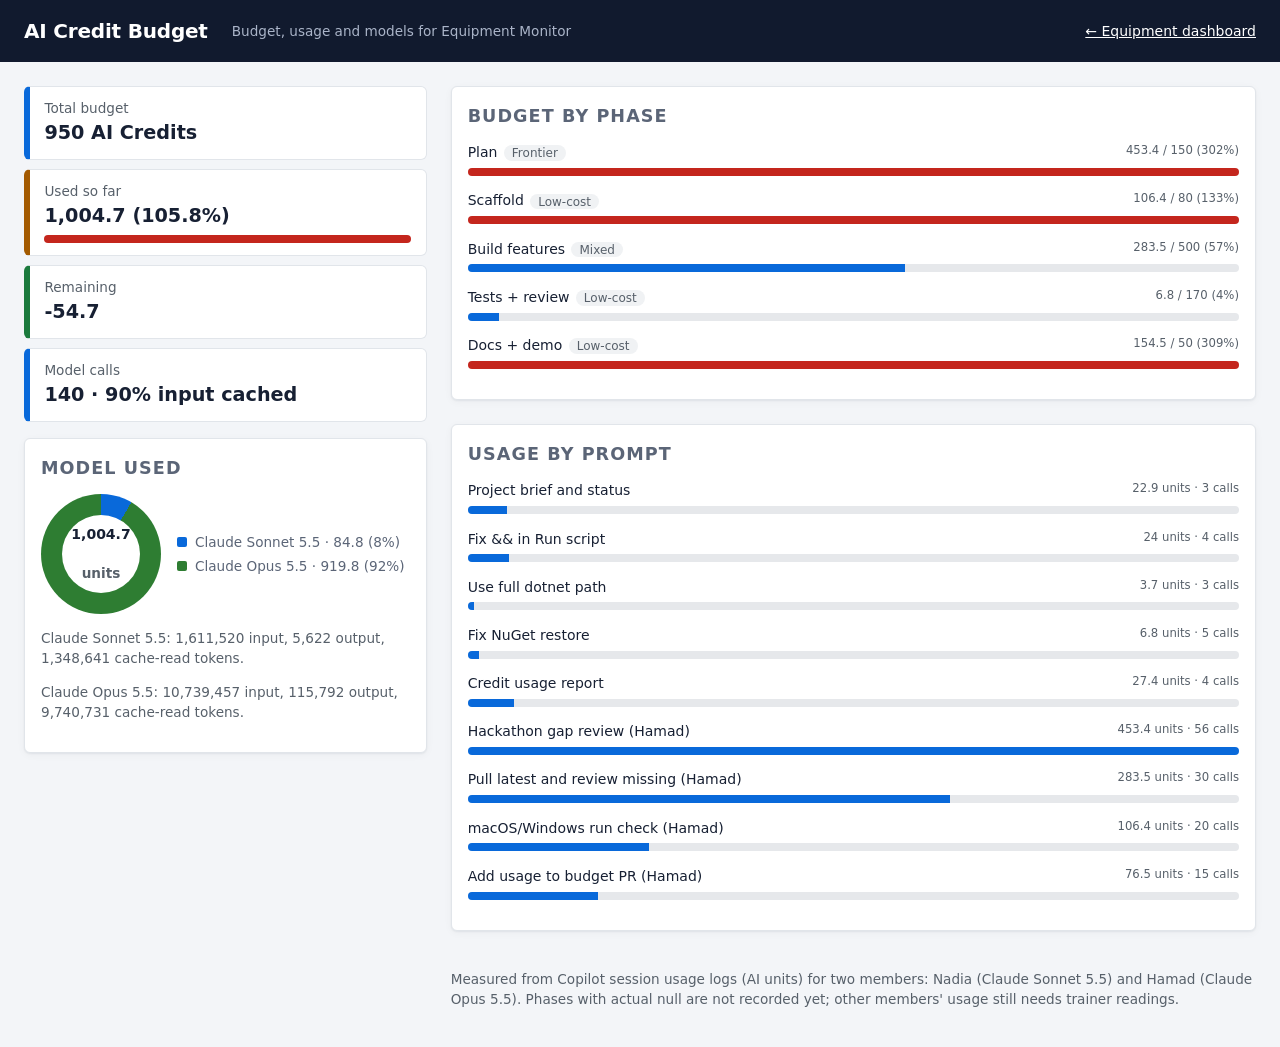
<file: src/EquipmentMonitor.Api/wwwroot/budget.html>
<!doctype html>
<html lang="en">
<head>
  <meta charset="utf-8">
  <meta name="viewport" content="width=device-width, initial-scale=1">
  <title>AI Credit Budget · Equipment Monitor</title>
  <link rel="stylesheet" href="styles.css">
  <style>
    header a { color: #fff; margin-left: auto; }
    .panel { background: #fff; border: 1px solid var(--line); border-radius: 6px; padding: 1rem; }
    .panel h2 { margin: 0 0 .8rem; font-size: 1.1rem; }
    .kpis { display: grid; grid-template-columns: repeat(auto-fit, minmax(160px, 1fr)); gap: .6rem; margin-bottom: 1rem; }
    .kpi { background: #fff; border: 1px solid var(--line); border-left: 6px solid #0969da; border-radius: 6px; padding: .7rem .9rem; }
    .kpi.used { border-left-color: var(--warning); } .kpi.left { border-left-color: var(--normal); }
    .kpi .v { font-size: 1.6rem; font-weight: 700; }
    .kpi .l { color: #57606a; font-size: .85rem; }
    .bar { height: 8px; background: #e6e8eb; border-radius: 999px; overflow: hidden; margin-top: .3rem; }
    .bar > i { display: block; height: 100%; background: #0969da; }
    .bar.over > i { background: var(--alarm); }
    .row { margin-bottom: .9rem; }
    .row .top { display: flex; justify-content: space-between; gap: .5rem; }
    .row small { color: #57606a; }
    .tag { font-size: .75rem; padding: .05rem .5rem; border-radius: 999px; background: #f0f2f4; color: #57606a; margin-left: .4rem; }
    .stack { display: grid; gap: 1.5rem; align-content: start; }
    .donut { display: flex; align-items: center; gap: 1rem; flex-wrap: wrap; width: auto; height: auto; }
    .legend { display: block; margin: 0; }
    .legend div { display: flex; gap: .5rem; align-items: center; font-size: .85rem; margin: .2rem 0; }
    .legend b { width: 10px; height: 10px; border-radius: 2px; display: inline-block; }
    .muted { color: #57606a; font-size: .85rem; }
  </style>
</head>
<body>
  <header>
    <h1>AI Credit Budget</h1>
    <p class="sub">Budget, usage and models for Equipment Monitor</p>
    <a href="/">&larr; Equipment dashboard</a>
  </header>
  <main>
    <section>
      <div class="kpis" id="kpis" style="grid-template-columns:1fr"></div>
      <div class="panel"><h2>Model used</h2><div id="models"></div></div>
    </section>
    <section class="stack">
      <div class="panel"><h2>Budget by phase</h2><div id="phases"></div></div>
      <div class="panel"><h2>Usage by prompt</h2><div id="prompts"></div></div>
      <p class="muted" id="note"></p>
    </section>
  </main>

  <script>
    const fmt = n => n.toLocaleString(undefined, { maximumFractionDigits: 1 });
    const el = id => document.getElementById(id);
    const colors = ['#0969da', '#2e7d32', '#b26a00', '#8250df', '#c62828'];
    const bar = (pct, over) => `<div class="bar ${over ? 'over' : ''}"><i style="width:${Math.min(pct, 100)}%"></i></div>`;

    function donut(items) {
      const total = items.reduce((s, i) => s + i.value, 0) || 1;
      let acc = 0;
      const stops = items.map((i, k) => {
        const from = acc / total * 360; acc += i.value;
        return `${colors[k % colors.length]} ${from}deg ${acc / total * 360}deg`;
      }).join(',');
      return `<div class="donut">
        <div style="width:120px;height:120px;border-radius:50%;background:conic-gradient(${stops});display:grid;place-items:center">
          <div style="width:78px;height:78px;border-radius:50%;background:#fff;display:grid;place-items:center;text-align:center;font-weight:700">${fmt(total)}<br><small class="muted">units</small></div>
        </div>
        <div class="legend">${items.map((i, k) => `<div><b style="background:${colors[k % colors.length]}"></b>${i.label} · ${fmt(i.value)} (${Math.round(i.value / total * 100)}%)</div>`).join('')}</div>
      </div>`;
    }

    fetch('budget-data.json').then(r => r.json()).then(d => {
      const used = d.phases.reduce((s, p) => s + (p.actual || 0), 0);
      const pct = used / d.budget_total * 100;
      const input = d.models.reduce((s, m) => s + m.input_tokens, 0);
      const cached = d.models.reduce((s, m) => s + m.cache_read_tokens, 0);
      const calls = d.models.reduce((s, m) => s + m.calls, 0);

      el('kpis').innerHTML = [
        ['', 'Total budget', fmt(d.budget_total) + ' ' + d.unit],
        ['used', 'Used so far', `${fmt(used)} (${pct.toFixed(1)}%)${bar(pct, pct > 100)}`],
        ['left', 'Remaining', fmt(d.budget_total - used)],
        ['', 'Model calls', `${calls} · ${Math.round(cached / input * 100)}% input cached`]
      ].map(([c, l, v]) => `<div class="kpi ${c}"><div class="l">${l}</div><div class="v" style="font-size:1.2rem">${v}</div></div>`).join('');

      el('phases').innerHTML = d.phases.map(p => {
        if (p.actual == null) return `<div class="row"><div class="top"><span>${p.name}<span class="tag">${p.model_tier}</span></span><small>not recorded · budget ${fmt(p.budget)}</small></div>${bar(0)}</div>`;
        const r = p.actual / p.budget * 100;
        return `<div class="row"><div class="top"><span>${p.name}<span class="tag">${p.model_tier}</span></span><small>${fmt(p.actual)} / ${fmt(p.budget)} (${Math.round(r)}%)</small></div>${bar(r, r > 100)}</div>`;
      }).join('');

      el('models').innerHTML = donut(d.models.map(m => ({ label: m.name, value: m.units }))) +
        d.models.map(m => `<p class="muted">${m.name}: ${fmt(m.input_tokens)} input, ${fmt(m.output_tokens)} output, ${fmt(m.cache_read_tokens)} cache-read tokens.</p>`).join('');

      const max = Math.max(...d.prompts.map(p => p.units));
      el('prompts').innerHTML = d.prompts.map(p =>
        `<div class="row"><div class="top"><span>${p.label}</span><small>${fmt(p.units)} units · ${p.calls} calls</small></div>${bar(p.units / max * 100)}</div>`).join('');

      el('note').textContent = d.note;
    }).catch(() => { el('note').textContent = 'Could not load budget-data.json.'; });
  </script>
</body>
</html>
</file>
<file: src/EquipmentMonitor.Api/wwwroot/styles.css>
:root {
  --alarm: #c4261d; --alarm-bg: #fdecea;
  --warning: #a35a00; --warning-bg: #fff4e0;
  --normal: #1b7a3d; --normal-bg: #e7f5ec;
  --accent: #0b5cd5;
  --bg: #f3f5f8; --surface: #fff; --line: #e1e5ea; --ink: #172033; --muted: #5b6577;
  --radius: 10px;
  --shadow: 0 1px 2px rgba(23, 32, 51, .06), 0 2px 8px rgba(23, 32, 51, .04);
}
* { box-sizing: border-box; }
body { margin: 0; font: 14px/1.5 system-ui, -apple-system, "Segoe UI", sans-serif; background: var(--bg); color: var(--ink); }
:focus-visible { outline: 2px solid var(--accent); outline-offset: 2px; }

header { display: flex; gap: .25rem 1.5rem; align-items: center; flex-wrap: wrap; padding: 1rem 1.5rem; background: #111a2e; color: #fff; }
header h1 { margin: 0; font-size: 1.25rem; letter-spacing: -.01em; }
.sub { margin: 0; color: #aab4c8; font-size: .85rem; }
header label { margin-left: auto; display: flex; align-items: center; gap: .5rem; color: #aab4c8; font-size: .85rem; }
select, button { font: inherit; }
select { padding: .35rem .6rem; border: 1px solid var(--line); border-radius: 6px; background: var(--surface); color: var(--ink); }

main { display: grid; grid-template-columns: minmax(320px, 1fr) 2fr; gap: 1.5rem; padding: 1.5rem; max-width: 1600px; margin: 0 auto; align-items: start; }
@media (max-width: 900px) { main { grid-template-columns: 1fr; padding: 1rem; } }

.summary { display: grid; grid-template-columns: repeat(3, 1fr); gap: .6rem; margin-bottom: 1rem; }
.pill { display: inline-block; padding: .15rem .6rem; border-radius: 999px; color: #fff; font-weight: 600; font-size: .75rem; letter-spacing: .02em; white-space: nowrap; }
.ALARM { background: var(--alarm); } .WARNING { background: var(--warning); } .NORMAL { background: var(--normal); }
.stat { background: var(--surface); border: 1px solid var(--line); border-top: 4px solid var(--normal); border-radius: var(--radius); padding: .6rem .8rem; box-shadow: var(--shadow); }
.stat.ALARM { border-top-color: var(--alarm); background: var(--alarm-bg); color: var(--alarm); }
.stat.WARNING { border-top-color: var(--warning); background: var(--warning-bg); color: var(--warning); }
.stat.NORMAL { border-top-color: var(--normal); background: var(--normal-bg); color: var(--normal); }
.stat b { display: block; font-size: 1.8rem; line-height: 1.1; font-variant-numeric: tabular-nums; }
.stat span { font-size: .75rem; font-weight: 600; letter-spacing: .06em; }

.cards { display: grid; gap: .6rem; }
.card { background: var(--surface); border: 1px solid var(--line); border-left: 5px solid var(--normal); border-radius: var(--radius); padding: .75rem .9rem; cursor: pointer; text-align: left; font: inherit; color: inherit; width: 100%; box-shadow: var(--shadow); transition: transform .12s, box-shadow .12s, border-color .12s; }
.card:hover { transform: translateY(-1px); box-shadow: 0 4px 14px rgba(23, 32, 51, .1); }
.card.ALARM-border { border-left-color: var(--alarm); } .card.WARNING-border { border-left-color: var(--warning); }
.card[aria-pressed="true"] { border-color: var(--accent); box-shadow: 0 0 0 2px var(--accent); }
.card .top { display: flex; justify-content: space-between; align-items: center; gap: .5rem; }
.card .meta { color: var(--muted); font-size: .85rem; margin-top: .15rem; }
.counts { display: flex; flex-wrap: wrap; gap: .3rem .9rem; font-size: .8rem; margin-top: .45rem; color: var(--muted); }
.bad { color: #6f3fc4; font-weight: 600; }

#detail { background: var(--surface); border: 1px solid var(--line); border-radius: var(--radius); padding: 1.25rem; overflow-x: auto; box-shadow: var(--shadow); position: sticky; top: 1rem; }
#detail h2 { margin: 0 0 1rem; font-size: 1.2rem; display: flex; align-items: center; gap: .75rem; flex-wrap: wrap; padding-bottom: .75rem; border-bottom: 1px solid var(--line); }
table { border-collapse: separate; border-spacing: 0; width: 100%; margin-bottom: 1rem; border: 1px solid var(--line); border-radius: 8px; overflow: hidden; }
th, td { border-bottom: 1px solid var(--line); padding: .55rem .75rem; text-align: left; vertical-align: middle; }
tbody tr:last-child td { border-bottom: 0; }
th { background: #eef1f6; color: var(--muted); font-size: .72rem; font-weight: 700; text-transform: uppercase; letter-spacing: .06em; white-space: nowrap; }
#alerts thead th { position: sticky; top: 0; }
tbody tr:nth-child(even) { background: #f8f9fc; }
tbody tr:hover { background: #eaf1fd; }
td.num { font-variant-numeric: tabular-nums; white-space: nowrap; }
td.msg { color: var(--muted); font-size: .85rem; min-width: 14rem; }
.chip { display: inline-block; padding: .1rem .5rem; border-radius: 6px; background: #e8edf5; color: #2b3a55; font-weight: 600; font-size: .8rem; }
.lim-warning { color: var(--warning); font-weight: 600; }
.lim-alarm { color: var(--alarm); font-weight: 600; }
.val-ALARM { color: var(--alarm); } .val-WARNING { color: var(--warning); }
.limit { color: var(--muted); font-size: .8rem; }
#limits { margin-bottom: 1.5rem; }
#alerts tbody td[colspan] { text-align: center; padding: 1.5rem; color: var(--muted); }
.filters { display: flex; flex-wrap: wrap; gap: .75rem 1rem; align-items: center; margin-bottom: .75rem; }
.filters label { display: flex; align-items: center; gap: .4rem; color: var(--muted); }
#alert-total { margin-left: auto; font-weight: 600; }
.pager { display: flex; gap: 1rem; align-items: center; }
.pager button { padding: .35rem .9rem; border: 1px solid var(--line); border-radius: 6px; background: var(--surface); cursor: pointer; }
.pager button:hover:not(:disabled) { border-color: var(--accent); color: var(--accent); }
.pager button:disabled { opacity: .45; cursor: not-allowed; }
.error { position: fixed; bottom: 1rem; left: 1rem; background: var(--alarm); color: #fff; padding: .6rem 1rem; border-radius: 8px; box-shadow: 0 4px 14px rgba(0, 0, 0, .25); }
@media (prefers-reduced-motion: reduce) { .card { transition: none; } .card:hover { transform: none; } }

/* visualisations */
.overview { display: grid; grid-template-columns: 200px minmax(280px, 1fr) minmax(0, 1.4fr) 220px; gap: 1rem; padding: 1.5rem 1.5rem 0; max-width: 1600px; margin: 0 auto; }
.overview .wide { grid-column: span 1; }
@media (max-width: 1200px) { .overview { grid-template-columns: 1fr 1fr; } }
@media (max-width: 700px) { .overview { grid-template-columns: 1fr; padding: 1rem 1rem 0; } }
.panel { background: var(--surface); border: 1px solid var(--line); border-radius: var(--radius); padding: .8rem 1rem; box-shadow: var(--shadow); min-width: 0; }
.panel h2, #detail h3 { margin: 0 0 .5rem; font-size: .8rem; text-transform: uppercase; letter-spacing: .06em; color: var(--muted); }
.panel h2 small, #detail h3 small { text-transform: none; letter-spacing: 0; font-weight: 400; margin-left: .4rem; }
#detail h3 { margin: .5rem 0; }
.donut-wrap { display: flex; flex-direction: column; align-items: center; gap: .4rem; }
.donut { width: 120px; height: 120px; }
.donut-legend { list-style: none; margin: 0; padding: 0; display: flex; flex-direction: column; gap: .2rem; font-size: .8rem; color: var(--muted); }
.sw { display: inline-block; width: .7rem; height: .7rem; border-radius: 3px; margin-right: .25rem; vertical-align: -1px; background: var(--normal); }
.sw.alarm { background: var(--alarm); } .sw.warning { background: var(--warning); } .sw.none { background: #e8ecf1; }
.legend { margin: .3rem 0 0; font-size: .75rem; color: var(--muted); display: flex; gap: .9rem; }
.hour-bars, .trend { width: 100%; height: auto; display: block; }
.heatmap-wrap { overflow-x: auto; }
.heatmap { border: 0; border-radius: 0; margin: 0; border-spacing: 2px; border-collapse: separate; width: auto; min-width: 100%; }
.heatmap th, .heatmap td { padding: 0; border: 0; background: none; }
.heatmap thead th { font-size: .65rem; text-transform: none; letter-spacing: 0; text-align: left; height: 1rem; font-weight: 400; }
.heatmap tbody th { text-align: right; padding-right: .4rem; text-transform: none; letter-spacing: 0; }
.heatmap tbody th button { all: unset; cursor: pointer; font-size: .72rem; font-weight: 600; color: var(--ink); }
.heatmap tbody th button:hover { color: var(--accent); text-decoration: underline; }
.heatmap td { height: 1.15rem; min-width: .55rem; border-radius: 3px; }
.heatmap tbody tr:hover, .heatmap tbody tr:nth-child(even) { background: none; }
.heatmap td.h-alarm { background: var(--alarm); } .heatmap td.h-warning { background: #d98a1c; } .heatmap td.h-none { background: #e8ecf1; }
.quality { margin: 0; display: grid; grid-template-columns: 1fr auto; gap: .3rem .8rem; font-size: .82rem; }
.quality dt { color: var(--muted); } .quality dd { margin: 0; font-weight: 700; font-variant-numeric: tabular-nums; text-align: right; }

button.stat { font: inherit; text-align: left; cursor: pointer; }
button.stat:hover { filter: brightness(.97); }
button.stat[aria-pressed="true"] { box-shadow: 0 0 0 2px currentColor; }
.sort { display: flex; align-items: center; gap: .5rem; margin-bottom: .6rem; color: var(--muted); }
.spark { width: 100%; height: 24px; display: block; margin-top: .4rem; }

.trends { display: grid; grid-template-columns: repeat(auto-fit, minmax(300px, 1fr)); gap: 1rem; margin-bottom: 1.5rem; }
.trend-panel { margin: 0; border: 1px solid var(--line); border-radius: 8px; padding: .6rem .8rem; }
.trend-panel figcaption { font-weight: 600; font-size: .85rem; margin-bottom: .3rem; }
.empty { color: var(--muted); }
.chart { position: relative; }
.chart-tip { position: absolute; pointer-events: none; background: #111a2e; color: #fff; padding: .25rem .5rem; border-radius: 6px; font-size: .78rem; white-space: nowrap; z-index: 2; }
.peak { min-width: 150px; }
.limit-bar { display: flex; align-items: center; gap: .5rem; }
.limit-bar .track { flex: 1; min-width: 70px; height: .6rem; border-radius: 999px; overflow: hidden; border: 1px solid var(--line); }
.limit-bar .fill { height: 100%; background: var(--normal); }
.limit-bar .fill.warning { background: var(--warning); } .limit-bar .fill.alarm { background: var(--alarm); }
.limit-bar span { font-size: .8rem; font-weight: 600; font-variant-numeric: tabular-nums; white-space: nowrap; }
.val-NORMAL { color: var(--normal); }
</file>
